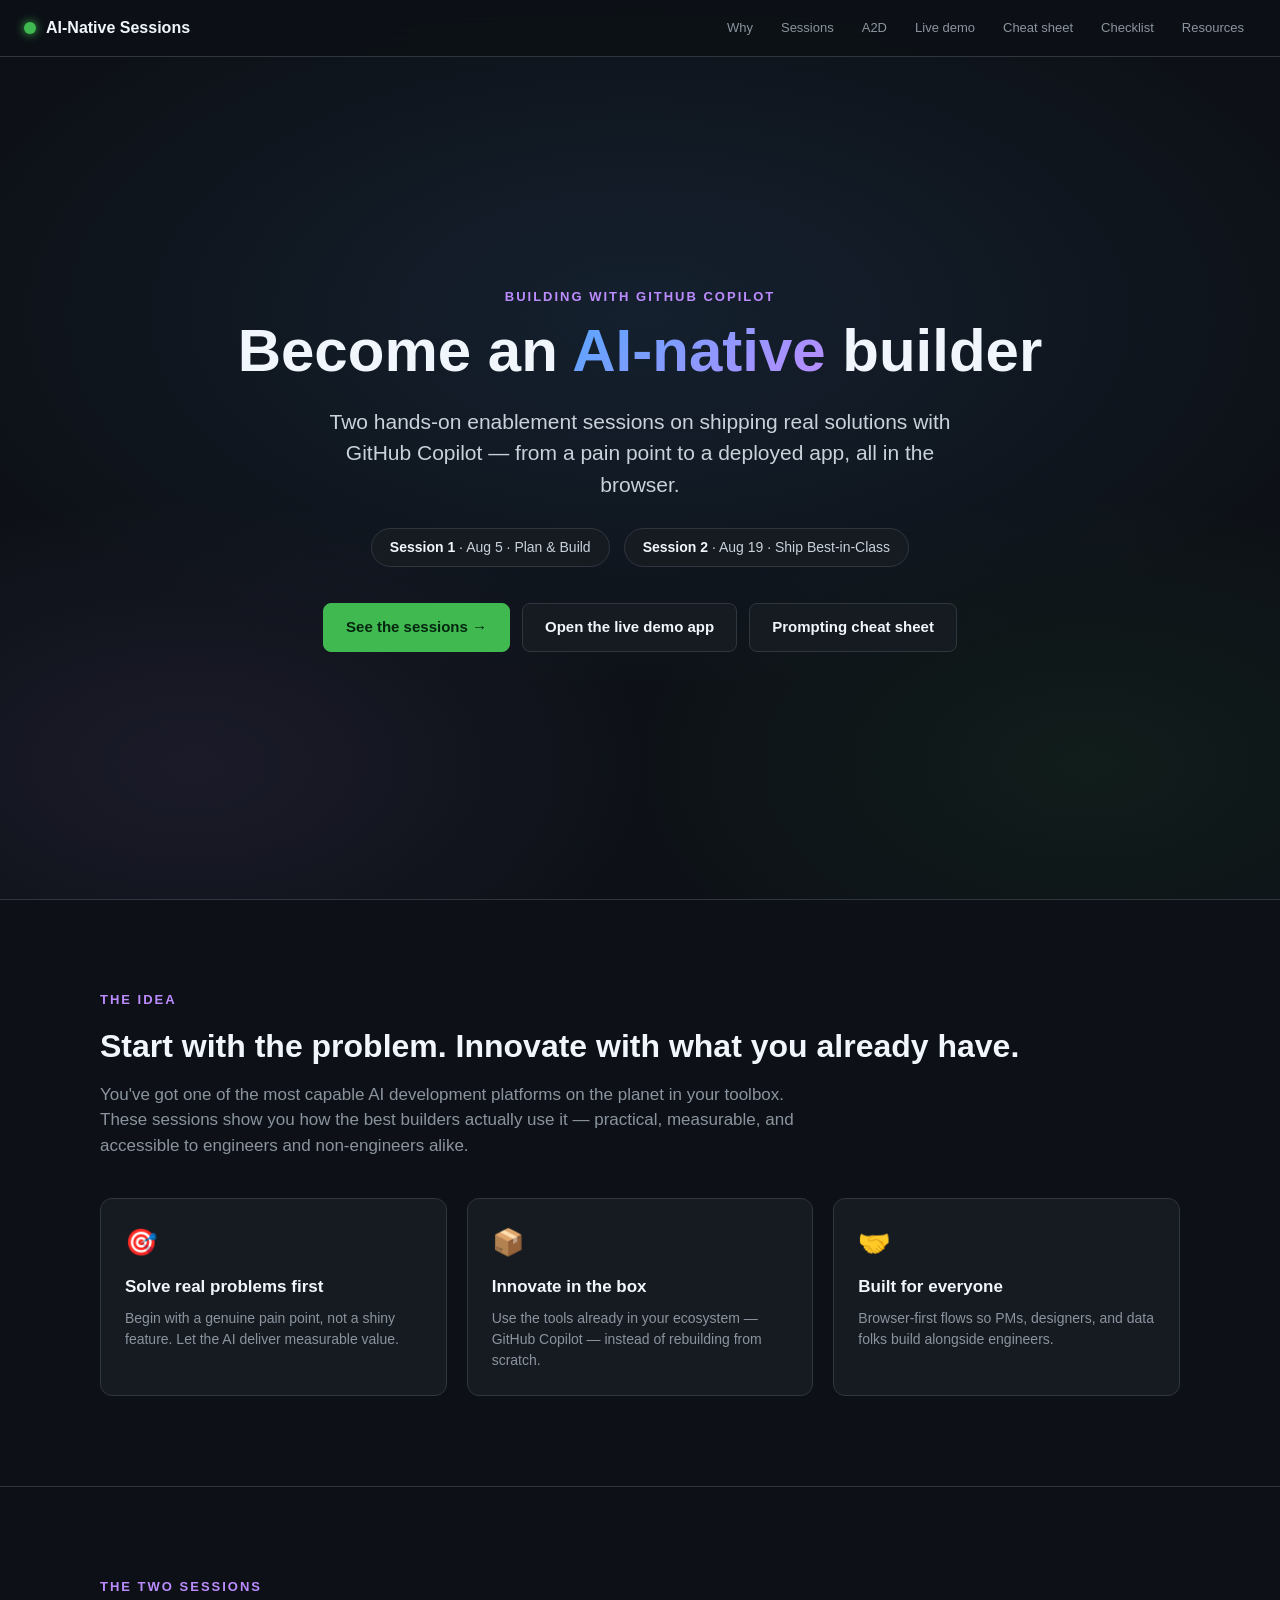
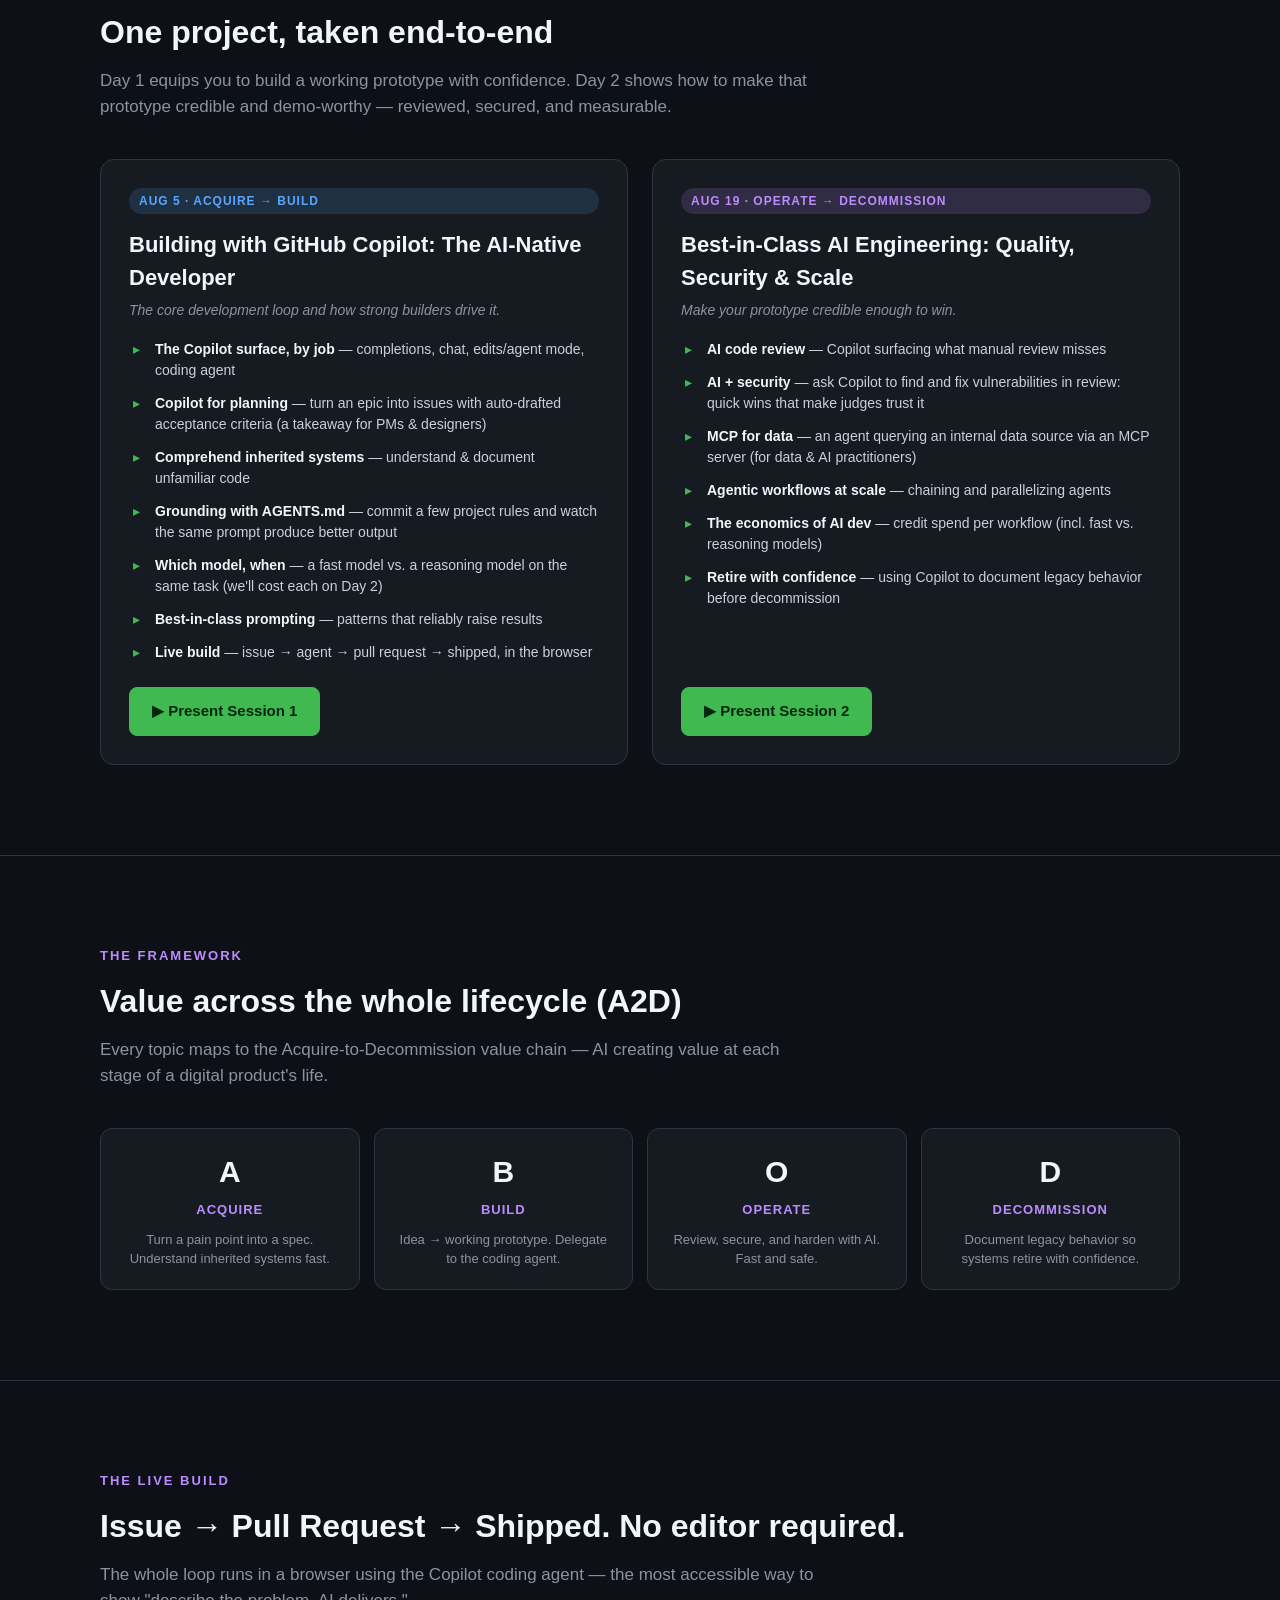
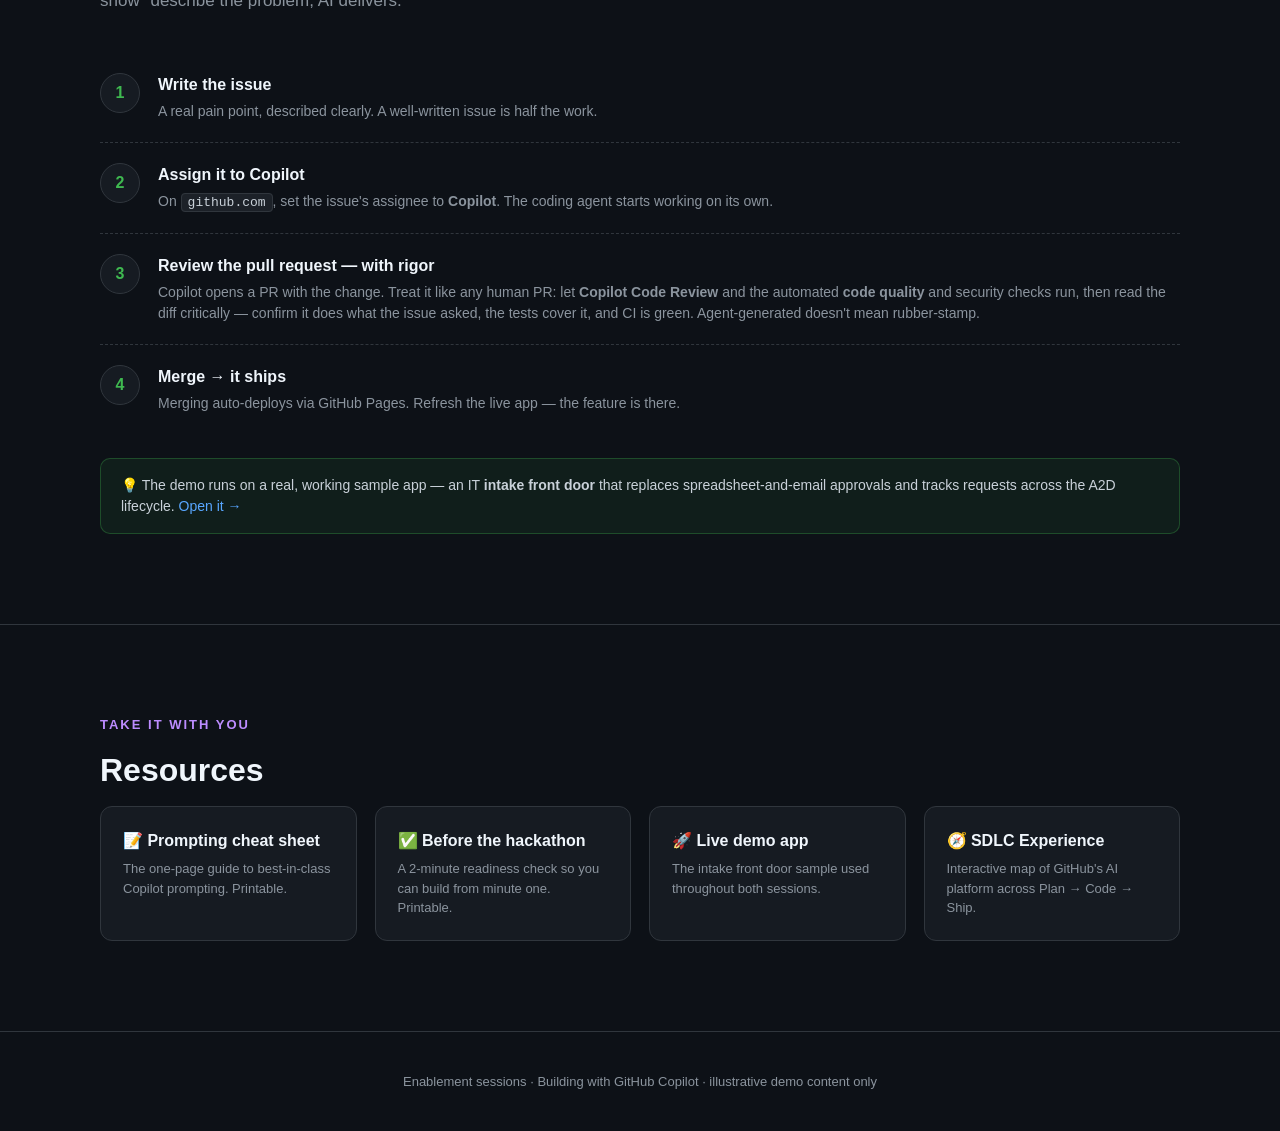
<file: index.html>
<!DOCTYPE html>
<html lang="en">
<head>
  <meta charset="UTF-8" />
  <meta name="viewport" content="width=device-width, initial-scale=1.0" />
  <title>Building with GitHub Copilot — AI-Native Developer Sessions</title>
  <meta name="description" content="Two enablement sessions on building best-in-class with GitHub Copilot across the Acquire-to-Decommission lifecycle." />
  <link rel="stylesheet" href="styles.css" />
</head>
<body>
  <header class="top-nav">
    <div class="logo"><span class="dot"></span><span>AI-Native Sessions</span></div>
    <nav>
      <a href="#why">Why</a>
      <a href="#sessions">Sessions</a>
      <a href="#a2d">A2D</a>
      <a href="#demo">Live demo</a>
      <a href="cheatsheet.html">Cheat sheet</a>
      <a href="checklist.html">Checklist</a>
      <a href="#resources">Resources</a>
    </nav>
  </header>

  <!-- HERO -->
  <section class="hero" id="top">
    <div class="eyebrow">Building with GitHub Copilot</div>
    <h1>Become an <span>AI-native</span> builder</h1>
    <p class="subtitle">
      Two hands-on enablement sessions on shipping real solutions with GitHub Copilot —
      from a pain point to a deployed app, all in the browser.
    </p>
    <div class="dates">
      <span class="date-chip"><strong>Session 1</strong> · Aug 5 · Plan &amp; Build</span>
      <span class="date-chip"><strong>Session 2</strong> · Aug 19 · Ship Best-in-Class</span>
    </div>
    <div class="cta-row">
      <a class="btn primary" href="#sessions">See the sessions →</a>
      <a class="btn secondary" href="https://mdiiacovo.github.io/ai-native-intake-demo/" target="_blank" rel="noopener">Open the live demo app</a>
      <a class="btn secondary" href="cheatsheet.html">Prompting cheat sheet</a>
    </div>
  </section>

  <!-- WHY -->
  <section id="why">
    <div class="wrap">
      <div class="eyebrow">The idea</div>
      <h2 class="section-title">Start with the problem. Innovate with what you already have.</h2>
      <p class="section-lead">
        You've got one of the most capable AI development platforms on the planet in your
        toolbox. These sessions show you how the best builders actually use it — practical,
        measurable, and accessible to engineers and non-engineers alike.
      </p>
      <div class="pillars">
        <div class="pillar">
          <div class="ic">🎯</div>
          <h3>Solve real problems first</h3>
          <p>Begin with a genuine pain point, not a shiny feature. Let the AI deliver measurable value.</p>
        </div>
        <div class="pillar">
          <div class="ic">📦</div>
          <h3>Innovate in the box</h3>
          <p>Use the tools already in your ecosystem — GitHub Copilot — instead of rebuilding from scratch.</p>
        </div>
        <div class="pillar">
          <div class="ic">🤝</div>
          <h3>Built for everyone</h3>
          <p>Browser-first flows so PMs, designers, and data folks build alongside engineers.</p>
        </div>
      </div>
    </div>
  </section>

  <!-- SESSIONS -->
  <section id="sessions">
    <div class="wrap">
      <div class="eyebrow">The two sessions</div>
      <h2 class="section-title">One project, taken end-to-end</h2>
      <p class="section-lead">
        Day 1 equips you to build a working prototype with confidence. Day 2 shows how to
        make that prototype credible and demo-worthy — reviewed, secured, and measurable.
      </p>
      <div class="sessions">
        <div class="session s1">
          <span class="tag">Aug 5 · Acquire → Build</span>
          <h3>Building with GitHub Copilot: The AI-Native Developer</h3>
          <p class="focus">The core development loop and how strong builders drive it.</p>
          <ul>
            <li><strong>The Copilot surface, by job</strong> — completions, chat, edits/agent mode, coding agent</li>
            <li><strong>Copilot for planning</strong> — turn an epic into issues with auto-drafted acceptance criteria (a takeaway for PMs &amp; designers)</li>
            <li><strong>Comprehend inherited systems</strong> — understand &amp; document unfamiliar code</li>
            <li><strong>Grounding with AGENTS.md</strong> — commit a few project rules and watch the same prompt produce better output</li>
            <li><strong>Which model, when</strong> — a fast model vs. a reasoning model on the same task (we'll cost each on Day 2)</li>
            <li><strong>Best-in-class prompting</strong> — patterns that reliably raise results</li>
            <li><strong>Live build</strong> — issue → agent → pull request → shipped, in the browser</li>
          </ul>
          <a class="btn primary present-btn" href="session1.html">▶ Present Session 1</a>
        </div>
        <div class="session s2">
          <span class="tag">Aug 19 · Operate → Decommission</span>
          <h3>Best-in-Class AI Engineering: Quality, Security &amp; Scale</h3>
          <p class="focus">Make your prototype credible enough to win.</p>
          <ul>
            <li><strong>AI code review</strong> — Copilot surfacing what manual review misses</li>
            <li><strong>AI + security</strong> — ask Copilot to find and fix vulnerabilities in review: quick wins that make judges trust it</li>
            <li><strong>MCP for data</strong> — an agent querying an internal data source via an MCP server (for data &amp; AI practitioners)</li>
            <li><strong>Agentic workflows at scale</strong> — chaining and parallelizing agents</li>
            <li><strong>The economics of AI dev</strong> — credit spend per workflow (incl. fast vs. reasoning models)</li>
            <li><strong>Retire with confidence</strong> — using Copilot to document legacy behavior before decommission</li>
          </ul>
          <a class="btn primary present-btn" href="session2.html">▶ Present Session 2</a>
        </div>
      </div>
    </div>
  </section>

  <!-- A2D -->
  <section id="a2d">
    <div class="wrap">
      <div class="eyebrow">The framework</div>
      <h2 class="section-title">Value across the whole lifecycle (A2D)</h2>
      <p class="section-lead">
        Every topic maps to the Acquire-to-Decommission value chain — AI creating value
        at each stage of a digital product's life.
      </p>
      <div class="a2d">
        <div class="stage">
          <div class="letter">A</div>
          <div class="name">Acquire</div>
          <p>Turn a pain point into a spec. Understand inherited systems fast.</p>
        </div>
        <div class="stage">
          <div class="letter">B</div>
          <div class="name">Build</div>
          <p>Idea → working prototype. Delegate to the coding agent.</p>
        </div>
        <div class="stage">
          <div class="letter">O</div>
          <div class="name">Operate</div>
          <p>Review, secure, and harden with AI. Fast and safe.</p>
        </div>
        <div class="stage">
          <div class="letter">D</div>
          <div class="name">Decommission</div>
          <p>Document legacy behavior so systems retire with confidence.</p>
        </div>
      </div>
    </div>
  </section>

  <!-- DEMO -->
  <section id="demo">
    <div class="wrap">
      <div class="eyebrow">The live build</div>
      <h2 class="section-title">Issue → Pull Request → Shipped. No editor required.</h2>
      <p class="section-lead">
        The whole loop runs in a browser using the Copilot coding agent — the most
        accessible way to show "describe the problem, AI delivers."
      </p>
      <div class="flow">
        <div class="step">
          <div class="num">1</div>
          <div class="body">
            <h4>Write the issue</h4>
            <p>A real pain point, described clearly. A well-written issue is half the work.</p>
          </div>
        </div>
        <div class="step">
          <div class="num">2</div>
          <div class="body">
            <h4>Assign it to Copilot</h4>
            <p>On <code>github.com</code>, set the issue's assignee to <strong>Copilot</strong>. The coding agent starts working on its own.</p>
          </div>
        </div>
        <div class="step">
          <div class="num">3</div>
          <div class="body">
            <h4>Review the pull request — with rigor</h4>
            <p>Copilot opens a PR with the change. Treat it like any human PR: let <strong>Copilot Code Review</strong> and the automated <strong>code quality</strong> and security checks run, then read the diff critically — confirm it does what the issue asked, the tests cover it, and CI is green. Agent-generated doesn't mean rubber-stamp.</p>
          </div>
        </div>
        <div class="step">
          <div class="num">4</div>
          <div class="body">
            <h4>Merge → it ships</h4>
            <p>Merging auto-deploys via GitHub Pages. Refresh the live app — the feature is there.</p>
          </div>
        </div>
      </div>
      <div class="callout">
        💡 The demo runs on a real, working sample app — an IT <strong>intake front door</strong>
        that replaces spreadsheet-and-email approvals and tracks requests across the A2D lifecycle.
        <a href="https://mdiiacovo.github.io/ai-native-intake-demo/" target="_blank" rel="noopener">Open it →</a>
      </div>
    </div>
  </section>

  <!-- RESOURCES -->
  <section id="resources">
    <div class="wrap">
      <div class="eyebrow">Take it with you</div>
      <h2 class="section-title">Resources</h2>
      <div class="resources">
        <a class="res" href="cheatsheet.html">
          <h3>📝 Prompting cheat sheet</h3>
          <p>The one-page guide to best-in-class Copilot prompting. Printable.</p>
        </a>
        <a class="res" href="checklist.html">
          <h3>✅ Before the hackathon</h3>
          <p>A 2-minute readiness check so you can build from minute one. Printable.</p>
        </a>
        <a class="res" href="https://mdiiacovo.github.io/ai-native-intake-demo/" target="_blank" rel="noopener">
          <h3>🚀 Live demo app</h3>
          <p>The intake front door sample used throughout both sessions.</p>
        </a>
        <a class="res" href="https://mdiiacovo.github.io/github-sdlc-experience/" target="_blank" rel="noopener">
          <h3>🧭 SDLC Experience</h3>
          <p>Interactive map of GitHub's AI platform across Plan → Code → Ship.</p>
        </a>
      </div>
    </div>
  </section>

  <footer class="footer">
    Enablement sessions · Building with GitHub Copilot · illustrative demo content only
  </footer>
</body>
</html>
</file>
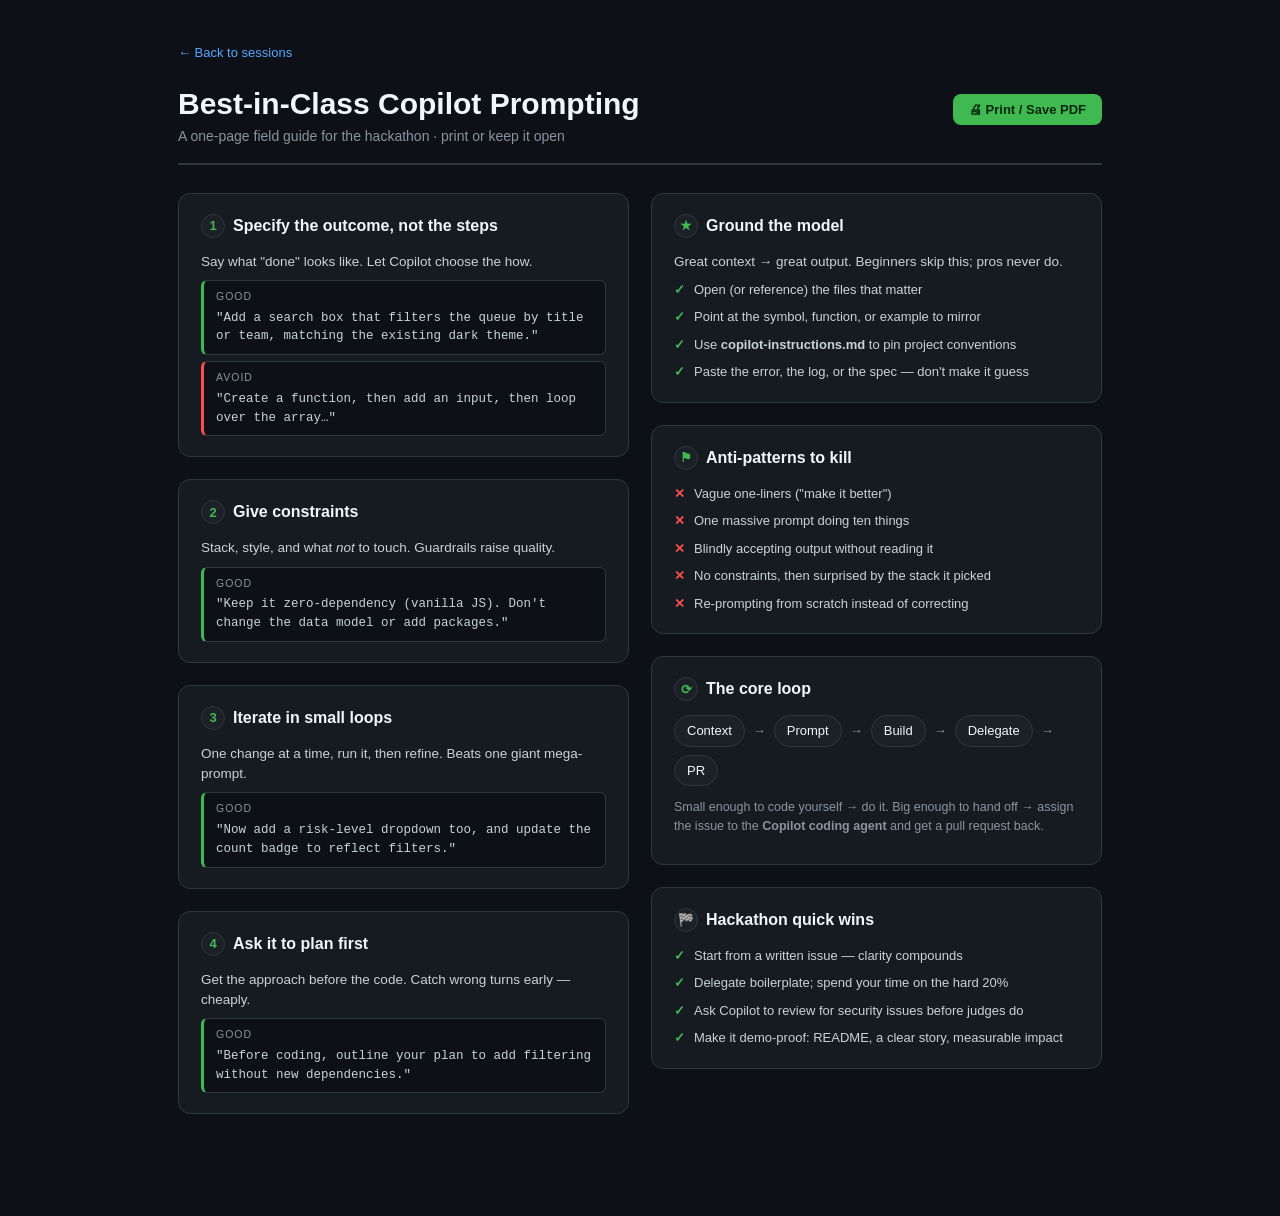
<file: cheatsheet.html>
<!DOCTYPE html>
<html lang="en">
<head>
  <meta charset="UTF-8" />
  <meta name="viewport" content="width=device-width, initial-scale=1.0" />
  <title>Best-in-Class Copilot Prompting — Cheat Sheet</title>
  <link rel="stylesheet" href="styles.css" />
  <style>
    body { padding: 0; }
    .sheet { max-width: 980px; margin: 0 auto; padding: 40px 28px 80px; }
    .sheet-head { display: flex; align-items: baseline; justify-content: space-between; gap: 16px; border-bottom: 2px solid var(--border); padding-bottom: 16px; margin-bottom: 28px; flex-wrap: wrap; }
    .sheet-head h1 { font-size: 30px; color: var(--white); }
    .sheet-head .sub { color: var(--text-muted); font-size: 14px; }
    .print-btn { padding: 8px 16px; border-radius: 8px; background: var(--green); color: #04260f; border: none; font-weight: 600; font-size: 13px; cursor: pointer; }
    .cols { display: grid; grid-template-columns: 1fr 1fr; gap: 22px; }
    @media (max-width: 780px) { .cols { grid-template-columns: 1fr; } }
    .box { background: var(--bg-card); border: 1px solid var(--border); border-radius: 12px; padding: 20px 22px; margin-bottom: 22px; break-inside: avoid; }
    .box h2 { font-size: 16px; color: var(--white); margin-bottom: 14px; display: flex; align-items: center; gap: 8px; }
    .box h2 .n { width: 24px; height: 24px; border-radius: 50%; background: var(--bg-elev); border: 1px solid var(--border); display: inline-flex; align-items: center; justify-content: center; font-size: 13px; color: var(--green); flex: 0 0 24px; }
    .box p { font-size: 13.5px; color: var(--text); margin-bottom: 8px; }
    .box p.why { color: var(--text-muted); font-size: 12.5px; }
    .ex { background: var(--bg); border: 1px solid var(--border); border-left: 3px solid var(--green); border-radius: 6px; padding: 8px 12px; font-size: 12.5px; font-family: ui-monospace, SFMono-Regular, Menlo, Consolas, monospace; color: var(--text); margin-top: 6px; }
    .ex.bad { border-left-color: var(--red); }
    .ex .lbl { display: block; font-family: -apple-system, sans-serif; font-size: 10.5px; text-transform: uppercase; letter-spacing: 1px; color: var(--text-muted); margin-bottom: 4px; }
    ul.tight { list-style: none; display: flex; flex-direction: column; gap: 8px; }
    ul.tight li { font-size: 13px; padding-left: 20px; position: relative; }
    ul.tight li::before { content: '✓'; position: absolute; left: 0; color: var(--green); font-weight: 700; }
    ul.tight.bad li::before { content: '✕'; color: var(--red); }
    .loop { display: flex; flex-wrap: wrap; gap: 8px; align-items: center; font-size: 13px; }
    .loop .chip { background: var(--bg-elev); border: 1px solid var(--border); border-radius: 20px; padding: 5px 12px; color: var(--white); }
    .loop .arr { color: var(--text-muted); }
    .backlink { display: inline-block; margin-bottom: 18px; font-size: 13px; }
    @media print {
      :root { --bg: #fff; --bg-card: #fff; --bg-elev: #f6f8fa; --border: #d0d7de; --text: #1f2328; --text-muted: #57606a; --white: #000; }
      body { background: #fff; }
      .print-btn, .backlink { display: none; }
      .box { break-inside: avoid; }
    }
  </style>
</head>
<body>
  <div class="sheet">
    <a class="backlink" href="index.html">← Back to sessions</a>
    <div class="sheet-head">
      <div>
        <h1>Best-in-Class Copilot Prompting</h1>
        <div class="sub">A one-page field guide for the hackathon · print or keep it open</div>
      </div>
      <button class="print-btn" onclick="window.print()">🖨 Print / Save PDF</button>
    </div>

    <div class="cols">
      <div>
        <div class="box">
          <h2><span class="n">1</span> Specify the outcome, not the steps</h2>
          <p>Say what "done" looks like. Let Copilot choose the how.</p>
          <div class="ex"><span class="lbl">Good</span>"Add a search box that filters the queue by title or team, matching the existing dark theme."</div>
          <div class="ex bad"><span class="lbl">Avoid</span>"Create a function, then add an input, then loop over the array…"</div>
        </div>

        <div class="box">
          <h2><span class="n">2</span> Give constraints</h2>
          <p>Stack, style, and what <em>not</em> to touch. Guardrails raise quality.</p>
          <div class="ex"><span class="lbl">Good</span>"Keep it zero-dependency (vanilla JS). Don't change the data model or add packages."</div>
        </div>

        <div class="box">
          <h2><span class="n">3</span> Iterate in small loops</h2>
          <p>One change at a time, run it, then refine. Beats one giant mega-prompt.</p>
          <div class="ex"><span class="lbl">Good</span>"Now add a risk-level dropdown too, and update the count badge to reflect filters."</div>
        </div>

        <div class="box">
          <h2><span class="n">4</span> Ask it to plan first</h2>
          <p>Get the approach before the code. Catch wrong turns early — cheaply.</p>
          <div class="ex"><span class="lbl">Good</span>"Before coding, outline your plan to add filtering without new dependencies."</div>
        </div>
      </div>

      <div>
        <div class="box">
          <h2><span class="n">★</span> Ground the model</h2>
          <p>Great context → great output. Beginners skip this; pros never do.</p>
          <ul class="tight">
            <li>Open (or reference) the files that matter</li>
            <li>Point at the symbol, function, or example to mirror</li>
            <li>Use <strong>copilot-instructions.md</strong> to pin project conventions</li>
            <li>Paste the error, the log, or the spec — don't make it guess</li>
          </ul>
        </div>

        <div class="box">
          <h2><span class="n">⚑</span> Anti-patterns to kill</h2>
          <ul class="tight bad">
            <li>Vague one-liners ("make it better")</li>
            <li>One massive prompt doing ten things</li>
            <li>Blindly accepting output without reading it</li>
            <li>No constraints, then surprised by the stack it picked</li>
            <li>Re-prompting from scratch instead of correcting</li>
          </ul>
        </div>

        <div class="box">
          <h2><span class="n">⟳</span> The core loop</h2>
          <div class="loop">
            <span class="chip">Context</span><span class="arr">→</span>
            <span class="chip">Prompt</span><span class="arr">→</span>
            <span class="chip">Build</span><span class="arr">→</span>
            <span class="chip">Delegate</span><span class="arr">→</span>
            <span class="chip">PR</span>
          </div>
          <p class="why" style="margin-top:12px">Small enough to code yourself → do it. Big enough to hand off → assign the issue to the <strong>Copilot coding agent</strong> and get a pull request back.</p>
        </div>

        <div class="box">
          <h2><span class="n">🏁</span> Hackathon quick wins</h2>
          <ul class="tight">
            <li>Start from a written issue — clarity compounds</li>
            <li>Delegate boilerplate; spend your time on the hard 20%</li>
            <li>Ask Copilot to review for security issues before judges do</li>
            <li>Make it demo-proof: README, a clear story, measurable impact</li>
          </ul>
        </div>
      </div>
    </div>
  </div>
</body>
</html>
</file>
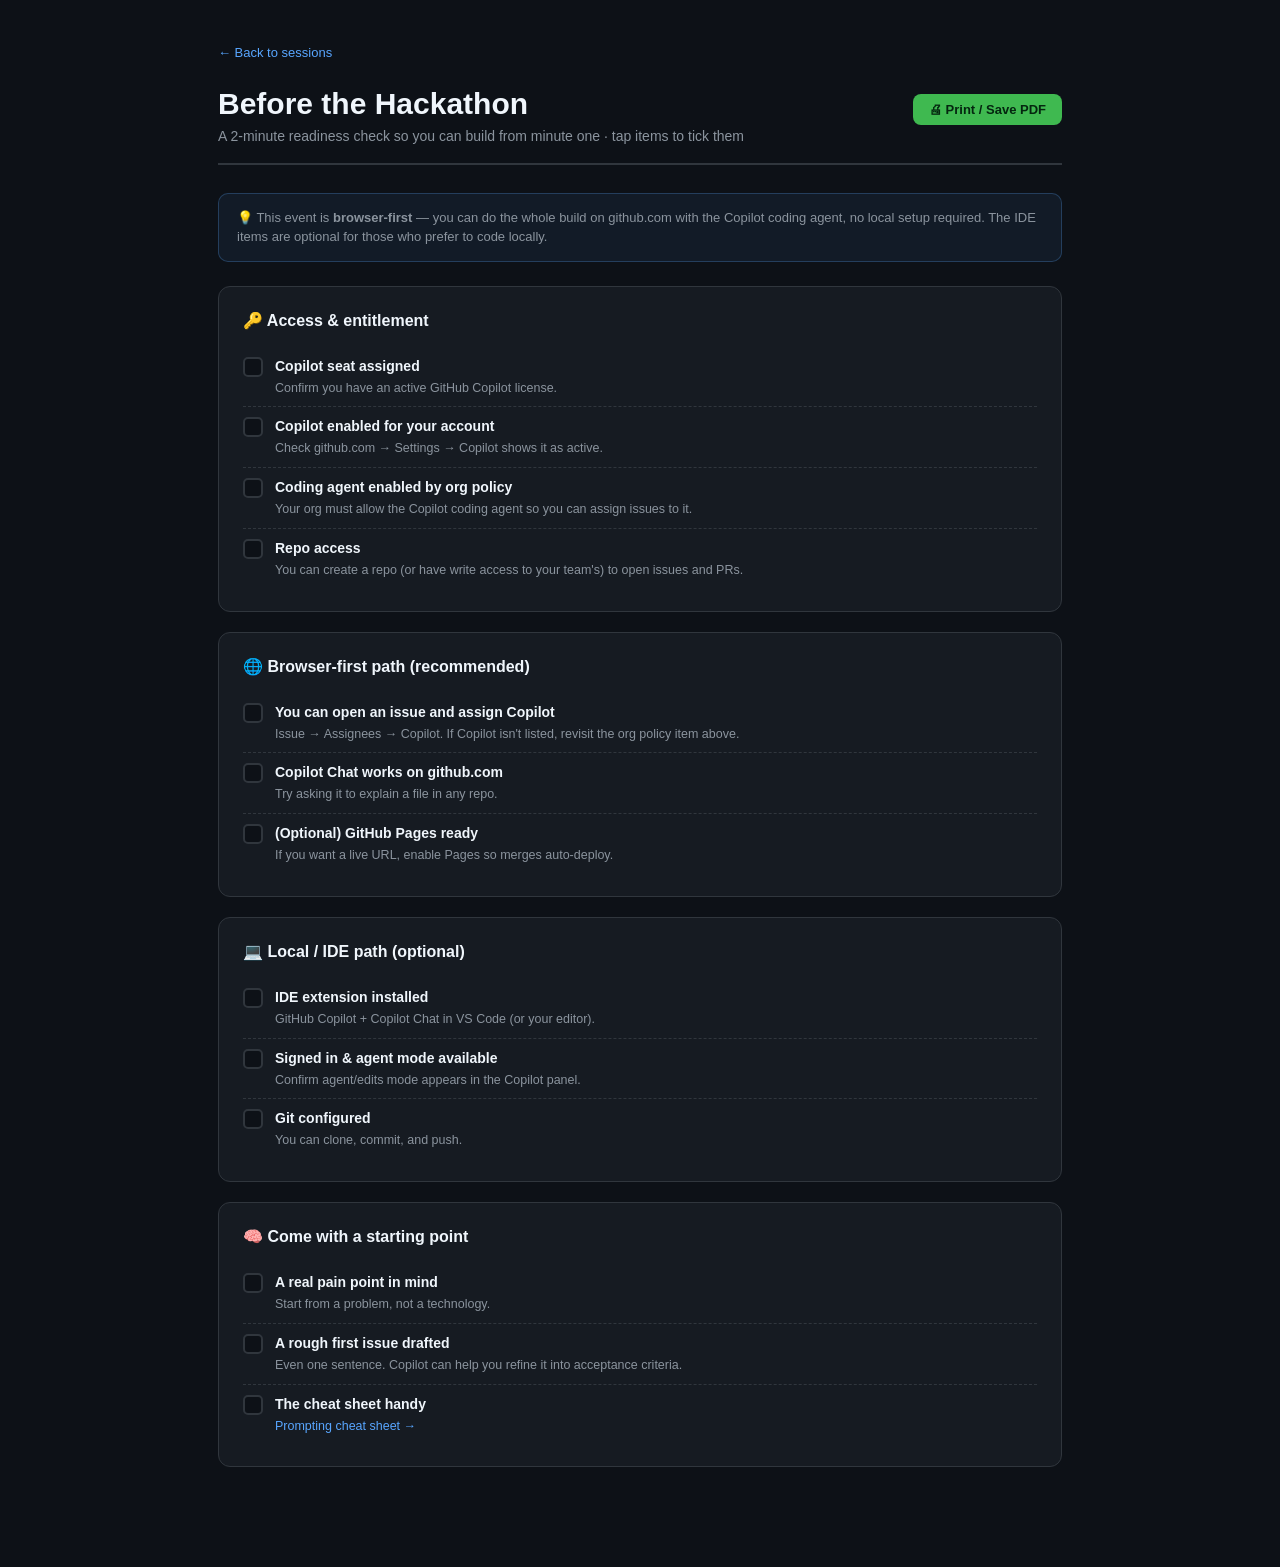
<file: checklist.html>
<!DOCTYPE html>
<html lang="en">
<head>
  <meta charset="UTF-8" />
  <meta name="viewport" content="width=device-width, initial-scale=1.0" />
  <title>Before the Hackathon — Readiness Checklist</title>
  <link rel="stylesheet" href="styles.css" />
  <style>
    body { padding: 0; }
    .sheet { max-width: 900px; margin: 0 auto; padding: 40px 28px 80px; }
    .sheet-head { display: flex; align-items: baseline; justify-content: space-between; gap: 16px; border-bottom: 2px solid var(--border); padding-bottom: 16px; margin-bottom: 28px; flex-wrap: wrap; }
    .sheet-head h1 { font-size: 30px; color: var(--white); }
    .sheet-head .sub { color: var(--text-muted); font-size: 14px; }
    .print-btn { padding: 8px 16px; border-radius: 8px; background: var(--green); color: #04260f; border: none; font-weight: 600; font-size: 13px; cursor: pointer; }
    .backlink { display: inline-block; margin-bottom: 18px; font-size: 13px; }
    .group { background: var(--bg-card); border: 1px solid var(--border); border-radius: 12px; padding: 22px 24px; margin-bottom: 20px; break-inside: avoid; }
    .group h2 { font-size: 16px; color: var(--white); margin-bottom: 14px; display: flex; align-items: center; gap: 8px; }
    .check { display: flex; gap: 12px; align-items: flex-start; padding: 9px 0; border-bottom: 1px dashed var(--border); }
    .check:last-child { border-bottom: none; }
    .check .cb { flex: 0 0 20px; width: 20px; height: 20px; border: 2px solid var(--border); border-radius: 5px; margin-top: 1px; cursor: pointer; background: var(--bg); transition: all .15s; }
    .check .cb.on { background: var(--green); border-color: var(--green); position: relative; }
    .check .cb.on::after { content: '✓'; position: absolute; inset: 0; display: flex; align-items: center; justify-content: center; color: #04260f; font-size: 13px; font-weight: 800; }
    .check .txt { font-size: 14px; }
    .check .txt strong { color: var(--white); }
    .check .txt .hint { display: block; font-size: 12.5px; color: var(--text-muted); margin-top: 2px; }
    .note { font-size: 13px; color: var(--text-muted); background: rgba(88,166,255,.07); border: 1px solid rgba(88,166,255,.25); border-radius: 10px; padding: 14px 18px; margin-bottom: 24px; }
    @media print {
      :root { --bg: #fff; --bg-card: #fff; --bg-elev: #f6f8fa; --border: #d0d7de; --text: #1f2328; --text-muted: #57606a; --white: #000; }
      body { background: #fff; }
      .print-btn, .backlink { display: none; }
      .group { break-inside: avoid; }
    }
  </style>
</head>
<body>
  <div class="sheet">
    <a class="backlink" href="index.html">← Back to sessions</a>
    <div class="sheet-head">
      <div>
        <h1>Before the Hackathon</h1>
        <div class="sub">A 2-minute readiness check so you can build from minute one · tap items to tick them</div>
      </div>
      <button class="print-btn" onclick="window.print()">🖨 Print / Save PDF</button>
    </div>

    <div class="note">
      💡 This event is <strong>browser-first</strong> — you can do the whole build on
      github.com with the Copilot coding agent, no local setup required. The IDE items are
      optional for those who prefer to code locally.
    </div>

    <div class="group">
      <h2>🔑 Access &amp; entitlement</h2>
      <div class="check"><span class="cb" role="checkbox"></span><span class="txt"><strong>Copilot seat assigned</strong><span class="hint">Confirm you have an active GitHub Copilot license.</span></span></div>
      <div class="check"><span class="cb" role="checkbox"></span><span class="txt"><strong>Copilot enabled for your account</strong><span class="hint">Check github.com → Settings → Copilot shows it as active.</span></span></div>
      <div class="check"><span class="cb" role="checkbox"></span><span class="txt"><strong>Coding agent enabled by org policy</strong><span class="hint">Your org must allow the Copilot coding agent so you can assign issues to it.</span></span></div>
      <div class="check"><span class="cb" role="checkbox"></span><span class="txt"><strong>Repo access</strong><span class="hint">You can create a repo (or have write access to your team's) to open issues and PRs.</span></span></div>
    </div>

    <div class="group">
      <h2>🌐 Browser-first path (recommended)</h2>
      <div class="check"><span class="cb" role="checkbox"></span><span class="txt"><strong>You can open an issue and assign Copilot</strong><span class="hint">Issue → Assignees → Copilot. If Copilot isn't listed, revisit the org policy item above.</span></span></div>
      <div class="check"><span class="cb" role="checkbox"></span><span class="txt"><strong>Copilot Chat works on github.com</strong><span class="hint">Try asking it to explain a file in any repo.</span></span></div>
      <div class="check"><span class="cb" role="checkbox"></span><span class="txt"><strong>(Optional) GitHub Pages ready</strong><span class="hint">If you want a live URL, enable Pages so merges auto-deploy.</span></span></div>
    </div>

    <div class="group">
      <h2>💻 Local / IDE path (optional)</h2>
      <div class="check"><span class="cb" role="checkbox"></span><span class="txt"><strong>IDE extension installed</strong><span class="hint">GitHub Copilot + Copilot Chat in VS Code (or your editor).</span></span></div>
      <div class="check"><span class="cb" role="checkbox"></span><span class="txt"><strong>Signed in &amp; agent mode available</strong><span class="hint">Confirm agent/edits mode appears in the Copilot panel.</span></span></div>
      <div class="check"><span class="cb" role="checkbox"></span><span class="txt"><strong>Git configured</strong><span class="hint">You can clone, commit, and push.</span></span></div>
    </div>

    <div class="group">
      <h2>🧠 Come with a starting point</h2>
      <div class="check"><span class="cb" role="checkbox"></span><span class="txt"><strong>A real pain point in mind</strong><span class="hint">Start from a problem, not a technology.</span></span></div>
      <div class="check"><span class="cb" role="checkbox"></span><span class="txt"><strong>A rough first issue drafted</strong><span class="hint">Even one sentence. Copilot can help you refine it into acceptance criteria.</span></span></div>
      <div class="check"><span class="cb" role="checkbox"></span><span class="txt"><strong>The cheat sheet handy</strong><span class="hint"><a href="cheatsheet.html">Prompting cheat sheet →</a></span></span></div>
    </div>
  </div>

  <script>
    document.querySelectorAll('.cb').forEach(function (cb) {
      cb.addEventListener('click', function () { cb.classList.toggle('on'); });
    });
  </script>
</body>
</html>
</file>
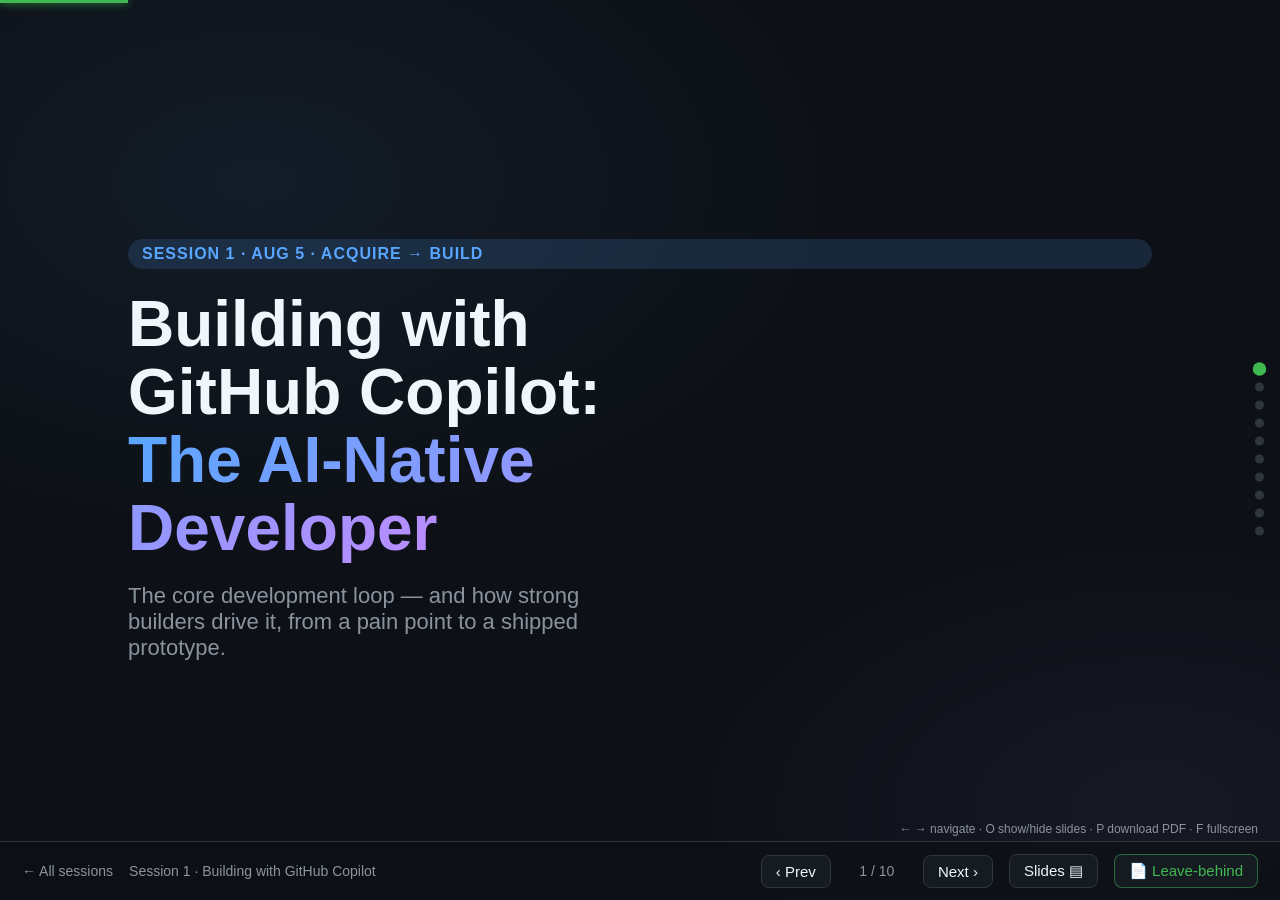
<file: session1.html>
<!DOCTYPE html>
<html lang="en">
<head>
  <meta charset="UTF-8" />
  <meta name="viewport" content="width=device-width, initial-scale=1.0" />
  <title>Session 1 · Aug 5 — Building with GitHub Copilot</title>
  <link rel="stylesheet" href="deck.css" />
</head>
<body>
  <div class="progress"></div>
  <div class="deck">

    <!-- 1 · Title -->
    <section class="slide">
      <span class="tag s1">Session 1 · Aug 5 · Acquire → Build</span>
      <h1>Building with GitHub Copilot: <span class="grad">The AI-Native Developer</span></h1>
      <p class="lead">The core development loop — and how strong builders drive it, from a pain point to a shipped prototype.</p>
    </section>

    <!-- 2 · Agenda -->
    <section class="slide">
      <span class="kicker">Today</span>
      <h2>From idea to a working prototype</h2>
      <ul class="points">
        <li>The Copilot surface — what each part is <strong>for</strong></li>
        <li>Planning, grounding, and picking the right model</li>
        <li>Prompting patterns that reliably raise quality</li>
        <li><strong>Live build</strong> — issue → agent → PR → shipped, in the browser</li>
      </ul>
    </section>

    <!-- 3 · Copilot surface -->
    <section class="slide">
      <span class="kicker">Know your tools</span>
      <h2>The Copilot surface, by job</h2>
      <ul class="points">
        <li><strong>Completions</strong> — flow state, boilerplate, "finish my thought"</li>
        <li><strong>Chat</strong> — ask, explain, plan, refactor in place</li>
        <li><strong>Edits / agent mode</strong> — multi-file changes from one instruction</li>
        <li><strong>Coding agent</strong> — hand off a whole issue, get a pull request back</li>
      </ul>
    </section>

    <!-- 4 · Copilot for planning -->
    <section class="slide">
      <span class="kicker">Not just for engineers</span>
      <h2>Copilot for planning</h2>
      <p class="sub">Turn an epic into structured, buildable work.</p>
      <ul class="points">
        <li>Break an epic into <strong>issues</strong> with auto-drafted <strong>acceptance criteria</strong></li>
        <li>A concrete takeaway for <strong>PMs &amp; designers</strong>, not only developers</li>
        <li>Clear issues are half the build — and exactly what the coding agent needs</li>
      </ul>
    </section>

    <!-- 5 · Comprehend inherited systems -->
    <section class="slide">
      <span class="kicker">The Acquire edge</span>
      <h2>Comprehend inherited systems</h2>
      <ul class="points">
        <li>Point Copilot at unfamiliar or <strong>acquired</strong> code → get a plain-English explanation</li>
        <li>Ask it to <strong>document</strong> the module so the team can own it</li>
        <li>Turns "who wrote this?" into "here's what it does" in minutes</li>
        <li><span class="note">Demo: the undocumented <code>legacy/triage-rules.js</code> in the intake app</span></li>
      </ul>
    </section>

    <!-- 6 · Grounding with AGENTS.md -->
    <section class="slide">
      <span class="kicker">The pro move</span>
      <h2>Grounding with AGENTS.md</h2>
      <p class="sub">Great context in → great output out.</p>
      <ul class="points">
        <li>Commit an <strong>AGENTS.md</strong> with 3–4 project rules (stack, conventions, don'ts)</li>
        <li>Run the <strong>same prompt</strong> with it present vs. absent — watch quality jump</li>
        <li>The thing beginners skip and strong builders never do</li>
      </ul>
    </section>

    <!-- 7 · Which model, when -->
    <section class="slide">
      <span class="kicker">Right tool, right job</span>
      <h2>Which model, when</h2>
      <div class="cols2">
        <ul class="points">
          <li><strong>Fast model</strong> — quick edits, boilerplate, high-volume iteration</li>
          <li><strong>Reasoning model</strong> — tricky logic, planning, gnarly bugs</li>
        </ul>
        <div class="demo-box">
          Same task, two models — compare the result and the speed.
          <br /><br />💰 We'll put a <strong>credit cost</strong> on each on Day 2.
        </div>
      </div>
    </section>

    <!-- 8 · Best-in-class prompting -->
    <section class="slide">
      <span class="kicker">How the best builders prompt</span>
      <h2>Best-in-class prompting</h2>
      <ul class="points">
        <li><strong>Specify the outcome</strong>, not the steps</li>
        <li><strong>Give constraints</strong> — stack, style, don't-touch</li>
        <li><strong>Iterate in small loops</strong>, not one mega-prompt</li>
        <li><strong>Ask it to plan first</strong>, then build</li>
      </ul>
      <div class="chip-row">
        <span class="chip">📝 Full cheat sheet →&nbsp;<a href="cheatsheet.html">cheatsheet.html</a></span>
      </div>
    </section>

    <!-- 9 · Live build -->
    <section class="slide">
      <span class="kicker">🔴 Live build</span>
      <h2>Issue → PR → shipped. No editor required.</h2>
      <div class="flow-steps">
        <div class="fstep"><span class="n">1</span><span>Write the <strong>issue</strong> — a real pain point, clearly described</span></div>
        <div class="fstep"><span class="n">2</span><span>Assign it to <strong>Copilot</strong> on github.com — the agent gets to work</span></div>
        <div class="fstep"><span class="n">3</span><span>Review the <strong>pull request</strong> it opens</span></div>
        <div class="fstep"><span class="n">4</span><span><strong>Merge</strong> → auto-deploys → refresh the live app</span></div>
      </div>
      <div class="chip-row">
        <span class="chip">🚀 Demo app →&nbsp;<a href="https://mdiiacovo.github.io/ai-native-intake-demo/" target="_blank" rel="noopener">intake front door</a></span>
      </div>
    </section>

    <!-- 10 · Close -->
    <section class="slide">
      <span class="kicker">That's day one</span>
      <h1>Now go <span class="grad">start your project</span></h1>
      <p class="lead">Context → prompt → build → delegate → PR. This is exactly how you begin at the hackathon.</p>
      <div class="chip-row">
        <span class="chip">✅ Checklist →&nbsp;<a href="checklist.html">before the hackathon</a></span>
        <span class="chip">➡️ Next: Aug 19 — make it best-in-class</span>
      </div>
    </section>

  </div>

  <div class="hint">← → navigate · O show/hide slides · P download PDF · F fullscreen</div>
  <div class="deck-bar">
    <a class="home" href="index.html">← All sessions</a>
    <span class="title">Session 1 · Building with GitHub Copilot</span>
    <span class="spacer"></span>
    <button id="prev">‹ Prev</button>
    <span class="counter">1 / 10</span>
    <button id="next">Next ›</button>
  </div>

  <script src="deck.js"></script>
</body>
</html>
</file>
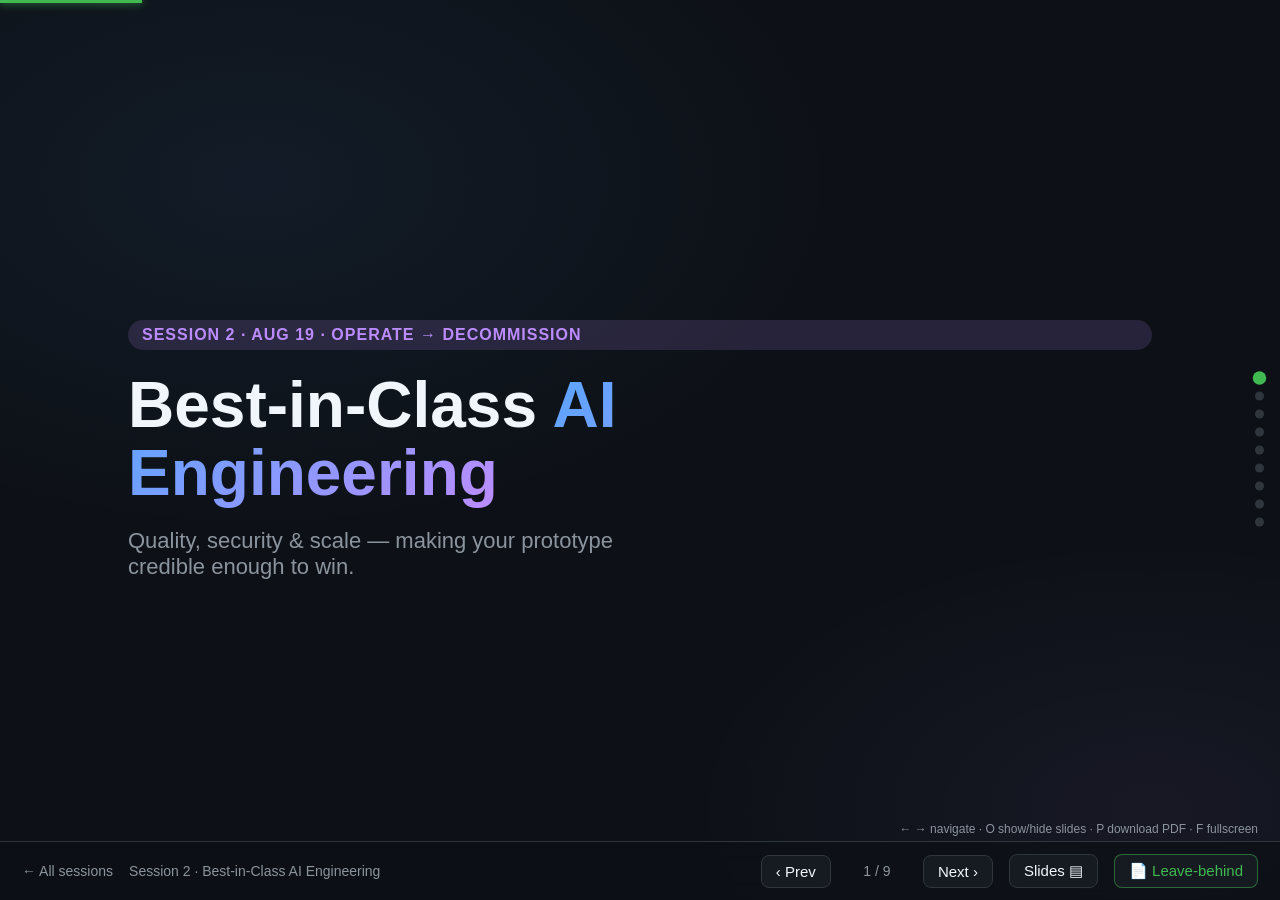
<file: session2.html>
<!DOCTYPE html>
<html lang="en">
<head>
  <meta charset="UTF-8" />
  <meta name="viewport" content="width=device-width, initial-scale=1.0" />
  <title>Session 2 · Aug 19 — Best-in-Class AI Engineering</title>
  <link rel="stylesheet" href="deck.css" />
</head>
<body>
  <div class="progress"></div>
  <div class="deck">

    <!-- 1 · Title -->
    <section class="slide">
      <span class="tag s2">Session 2 · Aug 19 · Operate → Decommission</span>
      <h1>Best-in-Class <span class="grad">AI Engineering</span></h1>
      <p class="lead">Quality, security &amp; scale — making your prototype credible enough to win.</p>
    </section>

    <!-- 2 · Goal -->
    <section class="slide">
      <span class="kicker">Today</span>
      <h2>From rough build to demo-worthy</h2>
      <ul class="points">
        <li>Let AI catch what humans miss — <strong>review</strong> &amp; <strong>security</strong></li>
        <li>Bring <strong>data</strong> into the loop with MCP</li>
        <li>Scale with <strong>agentic workflows</strong> — and know what they cost</li>
        <li>Close the lifecycle: <strong>retire</strong> with confidence</li>
      </ul>
    </section>

    <!-- 3 · AI code review -->
    <section class="slide">
      <span class="kicker">Quality</span>
      <h2>AI code review</h2>
      <ul class="points">
        <li>Copilot reviews the <strong>pull request</strong> and explains its findings</li>
        <li>Surfaces bugs, edge cases, and unclear code a quick human pass misses</li>
        <li>Faster feedback loop → more time on the interesting 20%</li>
      </ul>
    </section>

    <!-- 4 · AI + security -->
    <section class="slide">
      <span class="kicker">Judges trust it</span>
      <h2>AI + security</h2>
      <p class="sub">Quick wins with just Copilot — no extra tooling required.</p>
      <ul class="points">
        <li>Ask <strong>Copilot Chat</strong> to review your code for security issues</li>
        <li><strong>Copilot code review</strong> flags risky patterns right in the pull request</li>
        <li>Have Copilot <strong>propose and apply the fix</strong> — then re-check</li>
        <li><span class="note">Demo: a planted XSS in the intake app, found and fixed live with Copilot</span></li>
      </ul>
    </section>

    <!-- 5 · MCP for data -->
    <section class="slide">
      <span class="kicker">For data &amp; AI practitioners</span>
      <h2>MCP for data</h2>
      <ul class="points">
        <li>Connect an agent to an <strong>internal data source</strong> via an <strong>MCP server</strong></li>
        <li>The agent queries real data as part of its work — not just code</li>
        <li>See yourself in the story: analytics, pipelines, and AI workflows</li>
      </ul>
    </section>

    <!-- 6 · Agentic at scale -->
    <section class="slide">
      <span class="kicker">Scale</span>
      <h2>Agentic workflows at scale</h2>
      <ul class="points">
        <li><strong>Chain</strong> agents — output of one feeds the next</li>
        <li><strong>Parallelize</strong> — several issues worked at once</li>
        <li>A small team's throughput, from one builder</li>
      </ul>
    </section>

    <!-- 7 · Economics -->
    <section class="slide">
      <span class="kicker">Know the cost</span>
      <h2>The economics of AI dev</h2>
      <ul class="points">
        <li><strong>Credit spend per workflow</strong> — what a feature actually costs</li>
        <li>The Day 1 <strong>fast vs. reasoning</strong> model choice, now with a price tag</li>
        <li>Budget headroom = how much innovation you have left</li>
      </ul>
      <div class="chip-row">
        <span class="chip">🧭 SDLC economics →&nbsp;<a href="https://mdiiacovo.github.io/github-sdlc-experience/economics.html" target="_blank" rel="noopener">explore</a></span>
      </div>
    </section>

    <!-- 8 · Retire with confidence -->
    <section class="slide">
      <span class="kicker">The Decommission edge</span>
      <h2>Retire with confidence</h2>
      <ul class="points">
        <li>Point Copilot at legacy code → generate a <strong>plain-English spec</strong> of its behavior</li>
        <li>Document dependencies before you switch anything off</li>
        <li>Closes the loop: <strong>Acquire → Build → Operate → Decommission</strong></li>
      </ul>
    </section>

    <!-- 9 · Close -->
    <section class="slide">
      <span class="kicker">The repeatable standard</span>
      <h1>Review → Secure → <span class="grad">Measure → Ship</span></h1>
      <p class="lead">The loop that turns a hackathon prototype into something people trust.</p>
      <div class="chip-row">
        <span class="chip">📝 Cheat sheet →&nbsp;<a href="cheatsheet.html">prompting patterns</a></span>
        <span class="chip">🚀 Demo app →&nbsp;<a href="https://mdiiacovo.github.io/ai-native-intake-demo/" target="_blank" rel="noopener">intake front door</a></span>
      </div>
    </section>

  </div>

  <div class="hint">← → navigate · O show/hide slides · P download PDF · F fullscreen</div>
  <div class="deck-bar">
    <a class="home" href="index.html">← All sessions</a>
    <span class="title">Session 2 · Best-in-Class AI Engineering</span>
    <span class="spacer"></span>
    <button id="prev">‹ Prev</button>
    <span class="counter">1 / 9</span>
    <button id="next">Next ›</button>
  </div>

  <script src="deck.js"></script>
</body>
</html>
</file>
<file: styles.css>
:root {
  --bg: #0d1117;
  --bg-card: #161b22;
  --bg-elev: #1c2128;
  --border: #30363d;
  --text: #c9d1d9;
  --text-muted: #8b949e;
  --green: #3fb950;
  --blue: #58a6ff;
  --yellow: #d29922;
  --red: #f85149;
  --purple: #bc8cff;
  --orange: #f0883e;
  --white: #f0f6fc;
}

* { box-sizing: border-box; margin: 0; padding: 0; }
html { scroll-behavior: smooth; }

body {
  font-family: -apple-system, BlinkMacSystemFont, "Segoe UI", Helvetica, Arial, sans-serif;
  background: var(--bg);
  color: var(--text);
  min-height: 100vh;
  overflow-x: hidden;
  line-height: 1.5;
}

a { color: var(--blue); text-decoration: none; }
a:hover { text-decoration: underline; }

/* Top nav */
.top-nav {
  position: fixed; top: 0; left: 0; right: 0; z-index: 100;
  background: rgba(13, 17, 23, 0.9);
  backdrop-filter: blur(12px);
  border-bottom: 1px solid var(--border);
  display: flex; align-items: center; padding: 12px 24px; gap: 20px;
}
.top-nav .logo { display: flex; align-items: center; gap: 10px; font-weight: 700; color: var(--white); }
.top-nav .logo .dot { width: 12px; height: 12px; border-radius: 50%; background: var(--green); box-shadow: 0 0 10px var(--green); }
.top-nav nav { display: flex; gap: 4px; margin-left: auto; flex-wrap: wrap; }
.top-nav nav a { font-size: 13px; color: var(--text-muted); padding: 6px 12px; border-radius: 6px; }
.top-nav nav a:hover { color: var(--white); background: rgba(255,255,255,.06); text-decoration: none; }

/* Section shell */
section { padding: 90px 24px; border-bottom: 1px solid var(--border); }
.wrap { max-width: 1080px; margin: 0 auto; }
.eyebrow { font-size: 13px; font-weight: 700; letter-spacing: 2px; text-transform: uppercase; color: var(--purple); margin-bottom: 12px; }
h2.section-title { font-size: 32px; color: var(--white); margin-bottom: 12px; }
.section-lead { font-size: 17px; color: var(--text-muted); max-width: 720px; margin-bottom: 40px; }

/* Hero */
.hero {
  min-height: 100vh; display: flex; flex-direction: column; align-items: center;
  justify-content: center; text-align: center; padding: 120px 24px 80px; position: relative; overflow: hidden;
}
.hero::before {
  content: ''; position: absolute; inset: 0;
  background: radial-gradient(ellipse 80% 60% at 50% 35%, rgba(88,166,255,.10) 0%, transparent 70%),
              radial-gradient(ellipse 60% 50% at 15% 85%, rgba(188,140,255,.08) 0%, transparent 60%),
              radial-gradient(ellipse 60% 50% at 85% 85%, rgba(63,185,80,.07) 0%, transparent 60%);
  animation: glow 8s ease-in-out infinite alternate;
}
@keyframes glow { 0% { opacity: .6; } 100% { opacity: 1; } }
.hero > * { position: relative; z-index: 1; }
.hero h1 { font-size: 60px; font-weight: 800; color: var(--white); line-height: 1.08; max-width: 900px; }
.hero h1 span { background: linear-gradient(135deg, var(--blue), var(--purple)); -webkit-background-clip: text; -webkit-text-fill-color: transparent; background-clip: text; }
.hero .subtitle { font-size: 21px; color: var(--text); max-width: 660px; margin-top: 22px; }
.hero .dates { display: flex; gap: 14px; margin-top: 28px; flex-wrap: wrap; justify-content: center; }
.date-chip { border: 1px solid var(--border); background: var(--bg-card); border-radius: 30px; padding: 8px 18px; font-size: 14px; color: var(--text); }
.date-chip strong { color: var(--white); }
.cta-row { display: flex; gap: 12px; margin-top: 36px; flex-wrap: wrap; justify-content: center; }
.btn { padding: 12px 22px; border-radius: 8px; font-size: 15px; font-weight: 600; border: 1px solid var(--border); }
.btn.primary { background: var(--green); color: #04260f; border-color: var(--green); }
.btn.primary:hover { filter: brightness(1.08); text-decoration: none; }
.btn.secondary { background: var(--bg-card); color: var(--white); }
.btn.secondary:hover { background: var(--bg-elev); text-decoration: none; }

/* Pillars */
.pillars { display: grid; grid-template-columns: repeat(3, 1fr); gap: 20px; }
@media (max-width: 820px) { .pillars { grid-template-columns: 1fr; } }
.pillar { background: var(--bg-card); border: 1px solid var(--border); border-radius: 12px; padding: 24px; }
.pillar .ic { font-size: 26px; margin-bottom: 12px; }
.pillar h3 { color: var(--white); font-size: 17px; margin-bottom: 8px; }
.pillar p { font-size: 14px; color: var(--text-muted); }

/* Session cards */
.sessions { display: grid; grid-template-columns: 1fr 1fr; gap: 24px; }
@media (max-width: 820px) { .sessions { grid-template-columns: 1fr; } }
.session { background: var(--bg-card); border: 1px solid var(--border); border-radius: 14px; padding: 28px; display: flex; flex-direction: column; }
.session .tag { display: inline-block; font-size: 12px; font-weight: 700; letter-spacing: 1px; text-transform: uppercase; padding: 4px 10px; border-radius: 20px; margin-bottom: 14px; }
.session.s1 .tag { background: rgba(88,166,255,.15); color: var(--blue); }
.session.s2 .tag { background: rgba(188,140,255,.15); color: var(--purple); }
.session h3 { color: var(--white); font-size: 22px; margin-bottom: 6px; }
.session .focus { font-size: 14px; color: var(--text-muted); margin-bottom: 18px; font-style: italic; }
.session ul { list-style: none; display: flex; flex-direction: column; gap: 12px; margin-bottom: 24px; }
.session li { font-size: 14px; padding-left: 26px; position: relative; }
.session li::before { content: '▸'; position: absolute; left: 4px; color: var(--green); }
.session li strong { color: var(--white); }
.present-btn { margin-top: auto; align-self: flex-start; display: inline-block; }

/* A2D map */
.a2d { display: grid; grid-template-columns: repeat(4, 1fr); gap: 14px; }
@media (max-width: 820px) { .a2d { grid-template-columns: 1fr 1fr; } }
.stage { background: var(--bg-card); border: 1px solid var(--border); border-radius: 12px; padding: 20px; text-align: center; }
.stage .letter { font-size: 30px; font-weight: 800; color: var(--white); }
.stage .name { font-size: 13px; font-weight: 700; letter-spacing: 1px; text-transform: uppercase; color: var(--purple); margin: 6px 0 10px; }
.stage p { font-size: 13px; color: var(--text-muted); }

/* Flow steps */
.flow { display: flex; flex-direction: column; gap: 0; }
.step { display: flex; gap: 18px; padding: 20px 0; border-bottom: 1px dashed var(--border); }
.step:last-child { border-bottom: none; }
.step .num { flex: 0 0 40px; height: 40px; border-radius: 50%; background: var(--bg-card); border: 1px solid var(--border); display: flex; align-items: center; justify-content: center; font-weight: 700; color: var(--green); }
.step .body h4 { color: var(--white); font-size: 16px; margin-bottom: 4px; }
.step .body p { font-size: 14px; color: var(--text-muted); }
.step .body code { background: var(--bg-elev); border: 1px solid var(--border); border-radius: 4px; padding: 1px 6px; font-size: 13px; color: var(--text); }
.callout { margin-top: 24px; background: rgba(63,185,80,.08); border: 1px solid rgba(63,185,80,.3); border-radius: 10px; padding: 16px 20px; font-size: 14px; }

/* Resources */
.resources { display: grid; grid-template-columns: repeat(auto-fit, minmax(230px, 1fr)); gap: 18px; }
.res { background: var(--bg-card); border: 1px solid var(--border); border-radius: 12px; padding: 22px; display: block; }
.res:hover { background: var(--bg-elev); text-decoration: none; border-color: var(--blue); }
.res h3 { color: var(--white); font-size: 16px; margin-bottom: 6px; }
.res p { font-size: 13px; color: var(--text-muted); }

.footer { text-align: center; padding: 40px 24px; font-size: 13px; color: var(--text-muted); }
</file>
<file: deck.css>
/* deck.css — full-screen slide presentation engine (shares tokens with styles.css) */
:root {
  --bg: #0d1117;
  --bg-card: #161b22;
  --bg-elev: #1c2128;
  --border: #30363d;
  --text: #c9d1d9;
  --text-muted: #8b949e;
  --green: #3fb950;
  --blue: #58a6ff;
  --yellow: #d29922;
  --red: #f85149;
  --purple: #bc8cff;
  --orange: #f0883e;
  --white: #f0f6fc;
}
* { box-sizing: border-box; margin: 0; padding: 0; }
html, body { height: 100%; }
body {
  font-family: -apple-system, BlinkMacSystemFont, "Segoe UI", Helvetica, Arial, sans-serif;
  background: var(--bg);
  color: var(--text);
  overflow: hidden;
}
a { color: var(--blue); text-decoration: none; }

/* Deck shell — scroll-snap presentation (matches the workshop deck) */
.deck { position: relative; height: 100vh; width: 100vw; overflow-y: auto; scroll-snap-type: y mandatory; scroll-behavior: smooth; }
.deck::-webkit-scrollbar { width: 0; }

.slide {
  position: relative;
  min-height: 100vh; width: 100%;
  display: flex;
  flex-direction: column;
  justify-content: center;
  padding: 8vh 10vw;
  scroll-snap-align: start;
}
.slide.is-hidden { display: none !important; }
.slide::before {
  content: ''; position: absolute; inset: 0; z-index: -1;
  background: radial-gradient(ellipse 70% 60% at 20% 20%, rgba(88,166,255,.07) 0%, transparent 65%),
              radial-gradient(ellipse 60% 50% at 90% 90%, rgba(188,140,255,.06) 0%, transparent 60%);
}

/* Kicker + headings */
.kicker { font-size: 15px; font-weight: 700; letter-spacing: 3px; text-transform: uppercase; color: var(--purple); margin-bottom: 18px; }
.slide h1 { font-size: 64px; font-weight: 800; color: var(--white); line-height: 1.06; max-width: 16ch; }
.slide h1 .grad { background: linear-gradient(135deg, var(--blue), var(--purple)); -webkit-background-clip: text; -webkit-text-fill-color: transparent; background-clip: text; }
.slide h2 { font-size: 44px; font-weight: 800; color: var(--white); line-height: 1.1; margin-bottom: 10px; }
.slide .lead { font-size: 22px; color: var(--text-muted); margin-top: 20px; max-width: 42ch; }
.slide .sub { font-size: 20px; color: var(--text); font-style: italic; margin-bottom: 34px; }

/* Bullets = talking points */
.points { list-style: none; display: flex; flex-direction: column; gap: 18px; margin-top: 14px; max-width: 60ch; }
.points li { font-size: 24px; line-height: 1.4; padding-left: 40px; position: relative; color: var(--text); }
.points li::before { content: '▸'; position: absolute; left: 8px; color: var(--green); }
.points li strong { color: var(--white); }
.points li .note { display: block; font-size: 17px; color: var(--text-muted); margin-top: 4px; }

/* Two-column for demo/steps */
.cols2 { display: grid; grid-template-columns: 1fr 1fr; gap: 40px; align-items: center; }
.flow-steps { display: flex; flex-direction: column; gap: 16px; }
.flow-steps .fstep { display: flex; align-items: center; gap: 16px; font-size: 22px; }
.flow-steps .fstep .n { flex: 0 0 44px; height: 44px; border-radius: 50%; background: var(--bg-card); border: 1px solid var(--border); display: flex; align-items: center; justify-content: center; font-weight: 700; color: var(--green); }
.flow-steps .fstep strong { color: var(--white); }

.chip-row { display: flex; gap: 12px; flex-wrap: wrap; margin-top: 24px; }
.chip { background: var(--bg-card); border: 1px solid var(--border); border-radius: 24px; padding: 8px 18px; font-size: 17px; color: var(--white); }

.tag { display: inline-block; font-size: 16px; font-weight: 700; letter-spacing: 1px; text-transform: uppercase; padding: 6px 14px; border-radius: 22px; margin-bottom: 22px; }
.tag.s1 { background: rgba(88,166,255,.15); color: var(--blue); }
.tag.s2 { background: rgba(188,140,255,.15); color: var(--purple); }

.demo-box { background: var(--bg-card); border: 1px solid var(--border); border-radius: 14px; padding: 26px 30px; font-size: 20px; }
.demo-box code { background: var(--bg-elev); border: 1px solid var(--border); border-radius: 5px; padding: 2px 8px; font-size: 18px; }

/* Controls */
.deck-bar {
  position: fixed; bottom: 0; left: 0; right: 0; z-index: 50;
  display: flex; align-items: center; gap: 16px;
  padding: 12px 22px;
  background: rgba(13,17,23,.85); backdrop-filter: blur(10px);
  border-top: 1px solid var(--border);
}
.deck-bar .home { font-size: 14px; color: var(--text-muted); }
.deck-bar .home:hover { color: var(--white); }
.deck-bar .title { font-size: 14px; color: var(--text-muted); }
.deck-bar .spacer { margin-left: auto; }
.deck-bar button {
  background: var(--bg-card); border: 1px solid var(--border); color: var(--white);
  border-radius: 8px; padding: 7px 14px; font-size: 15px; cursor: pointer;
}
.deck-bar button:hover { background: var(--bg-elev); }
.deck-bar .counter { font-size: 14px; color: var(--text-muted); min-width: 60px; text-align: center; font-variant-numeric: tabular-nums; }

.progress { position: fixed; top: 0; left: 0; height: 3px; background: var(--green); z-index: 60; transition: width .3s ease; box-shadow: 0 0 8px var(--green); }

.hint { position: fixed; bottom: 64px; right: 22px; font-size: 12px; color: var(--text-muted); z-index: 40; }

@media (max-width: 760px) {
  .slide { padding: 10vh 7vw; }
  .slide h1 { font-size: 40px; }
  .slide h2 { font-size: 30px; }
  .points li { font-size: 19px; }
  .cols2 { grid-template-columns: 1fr; gap: 24px; }
}

/* ── Upgraded engine chrome (dots, skip-slides outline, Leave-behind PDF) ── */
@media (prefers-reduced-motion: reduce) { .deck { scroll-behavior: auto; } * { transition: none !important; } }

#dots { position: fixed; right: 16px; top: 50%; transform: translateY(-50%); z-index: 55; display: flex; flex-direction: column; gap: 9px; }
#dots button { width: 9px; height: 9px; border-radius: 50%; border: none; background: var(--border); cursor: pointer; padding: 0; transition: all .2s; }
#dots button.active { background: var(--green); transform: scale(1.5); }

.deck-bar button.pdf { border-color: rgba(63,185,80,.5); color: var(--green); }
.deck-bar button.pdf:hover { background: rgba(63,185,80,.15); color: #56d364; }

#outline { position: fixed; inset: 0; z-index: 80; background: rgba(13,17,23,.96); backdrop-filter: blur(6px); transform: translateX(100%); transition: transform .3s ease; overflow-y: auto; padding: 60px 24px 40px; }
#outline.open { transform: none; }
#outline .head { display: flex; align-items: center; max-width: 820px; margin: 0 auto 14px; gap: 12px; }
#outline h3 { font-size: 20px; font-weight: 800; color: var(--white); flex: 1; }
#outline .hint2 { font-size: 13px; color: var(--text-muted); max-width: 820px; margin: 0 auto 20px; line-height: 1.5; }
#outline ul { list-style: none; max-width: 820px; margin: 0 auto; display: flex; flex-direction: column; gap: 6px; }
#outline li { display: flex; align-items: center; gap: 12px; padding: 10px 14px; border: 1px solid var(--border); border-radius: 8px; background: var(--bg-card); cursor: pointer; }
#outline li:hover { border-color: var(--text-muted); }
#outline li.off { opacity: .5; }
#outline li .oi { font-size: 12px; color: var(--text-muted); width: 26px; }
#outline li .ot { flex: 1; font-size: 14px; color: var(--white); }
#outline li .oe { font-size: 12px; font-weight: 700; color: var(--green); }
#outline li.off .oe { color: var(--gray, #484f58); }
#outline .obtn { background: var(--bg-card); border: 1px solid var(--border); color: var(--text-muted); font-size: 13px; font-weight: 600; padding: 7px 14px; border-radius: 8px; cursor: pointer; }
#outline .obtn:hover { color: var(--white); }

@media print {
  .deck-bar, .hint, #dots, #outline, .progress { display: none !important; }
  html, body { overflow: visible !important; height: auto !important; background: #0d1117 !important; }
  .deck { height: auto !important; overflow: visible !important; display: block !important; }
  .slide { min-height: auto !important; page-break-after: always; break-after: page; background: #0d1117 !important; padding: 8vh 8vw !important; }
  .slide:last-child { page-break-after: auto; }
  .slide.is-hidden { display: none !important; }
  * { -webkit-print-color-adjust: exact !important; print-color-adjust: exact !important; }
  @page { size: landscape; margin: 0; }
}
</file>
